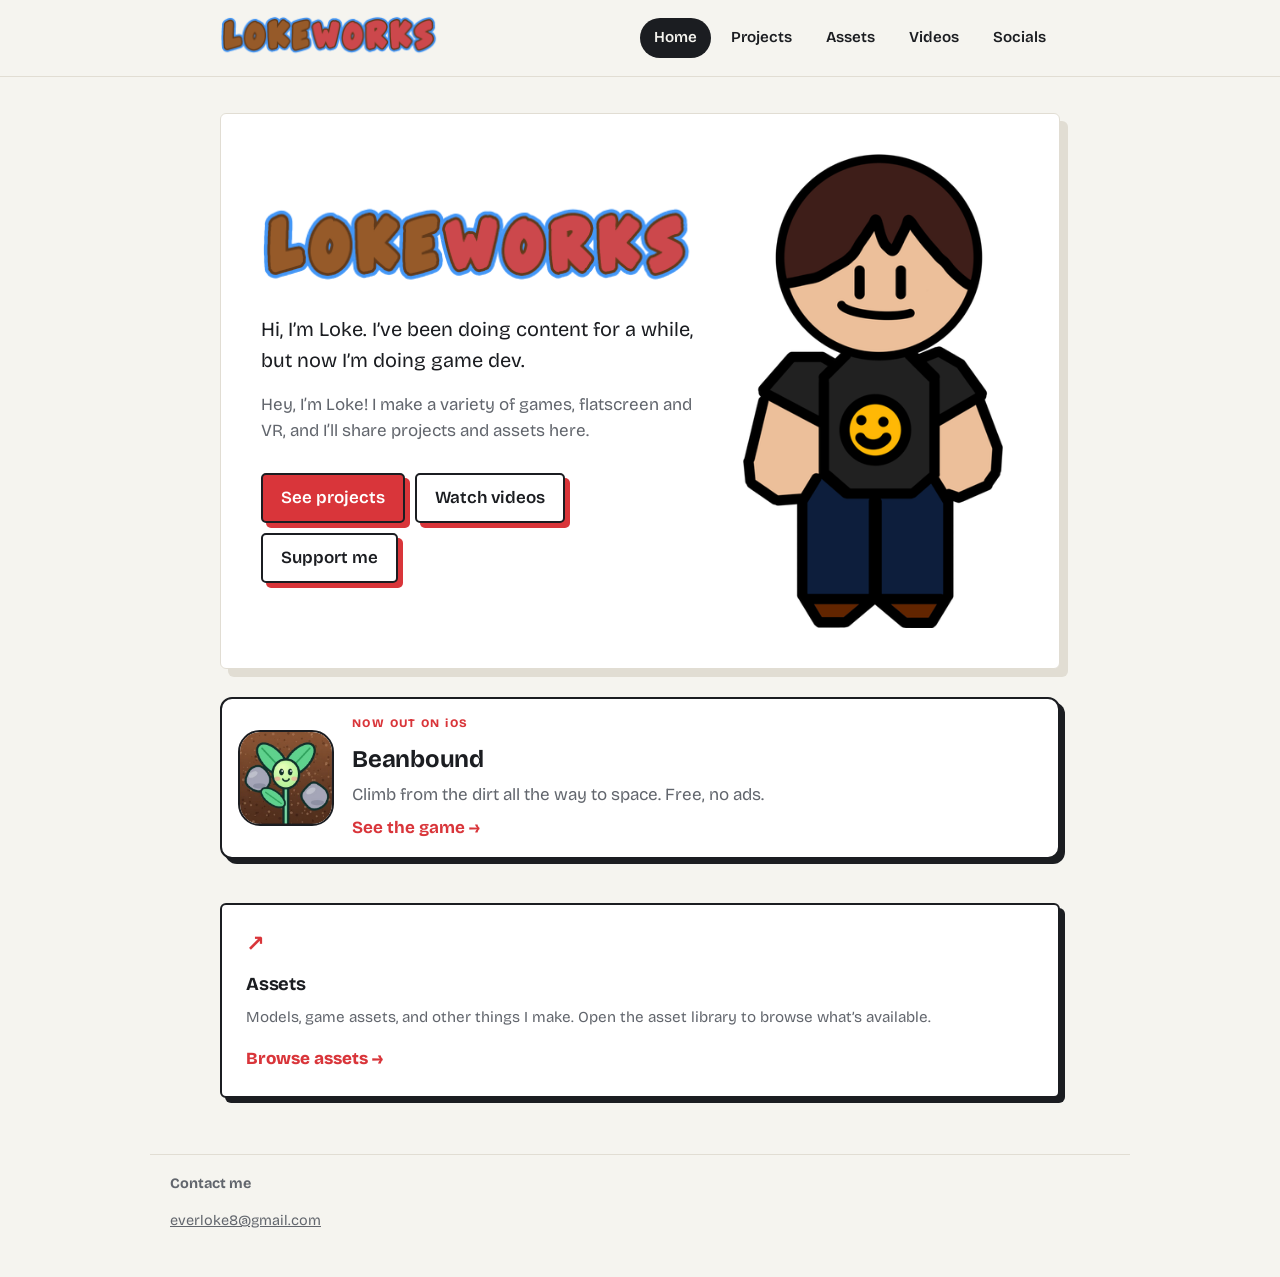
<file: index.html>
<!DOCTYPE html>
<html lang="en"><head><meta charset="utf-8"/><meta content="width=device-width, initial-scale=1, viewport-fit=cover" name="viewport"/><title>LokeWorks</title><meta name="description" content="LokeWorks is Loke’s indie game dev home: games, assets, videos and more."/><meta name="theme-color" content="#4397F7"/><meta property="og:type" content="website"/><meta property="og:site_name" content="LokeWorks"/><meta property="og:title" content="LokeWorks"/><meta property="og:description" content="LokeWorks is Loke’s indie game dev home: games, assets, videos and more."/><meta property="og:image" content="https://lokeworks.github.io/lokeworks-dev/assets/og-image.png"/><meta name="twitter:card" content="summary_large_image"/><link href="https://fonts.googleapis.com/css2?family=Bricolage+Grotesque:opsz,wght@12..96,400;12..96,600;12..96,800&amp;display=swap" rel="stylesheet"/><link href="favicon.ico" rel="icon" sizes="any"/><link href="assets/favicon-32.png" rel="icon" type="image/png" sizes="32x32"/><link href="assets/apple-touch-icon.png" rel="apple-touch-icon"/><link href="style.css?v=26" rel="stylesheet"/></head><body><header>
<div class="bar">
<a aria-label="LokeWorks home" class="logo" href="index.html"><img alt="LokeWorks" class="logo-img" src="assets/lokeworks-logo-site.png?v=1"/></a>
<nav aria-label="Main"><a aria-current="page" href="index.html">Home</a><a href="projects.html">Projects</a><a href="assets.html">Assets</a><a href="videos.html">Videos</a><a href="socials.html">Socials</a></nav>
</div>
</header><main><section>
<div class="hero">
<img alt="Loke, a cartoon guy with brown hair, a black shirt with a yellow smiley face and blue jeans" class="guy" id="guy" draggable="false" data-press="assets/loke-happy.png?v=2" src="[data-uri]"/>
<div class="heroText">
<h1 class="hero-logo"><img alt="LokeWorks" src="assets/lokeworks-logo-site.png?v=1"/></h1>
<p class="lede">Hi, I’m Loke. I’ve been doing content for a while, but now I’m doing game dev.</p>
<p class="sub">Hey, I’m Loke! I make a variety of games, flatscreen and VR, and I’ll share projects and assets here.</p>
<div class="btns">
<button class="btn" data-go="projects">See projects</button>
<button class="btn alt" data-go="videos">Watch videos</button>
<button class="btn alt" data-soon="1">Support me</button>
</div>
</div>
</div>
<a class="feature" href="project.html?p=beanbound">
<img alt="Beanbound app icon" class="feature-icon" src="assets/beanbound/icon.png"/>
<div><span class="page-kicker">NOW OUT ON iOS</span><h3>Beanbound</h3><p>Climb from the dirt all the way to space. Free, no ads.</p><span class="feature-link">See the game →</span></div>
</a>
<div class="tools">
<button class="tool asset-entry" data-go="assets">
<span aria-hidden="true" class="asset-entry-icon">↗</span>
<h3>Assets</h3>
<p>Models, game assets, and other things I make. Open the asset library to browse what’s available.</p>
<span class="asset-entry-link">Browse assets →</span>
</button>
</div>
</section></main><footer class="site-footer"><div class="footer-inner"><strong>Contact me</strong><p><a href="mailto:everloke8@gmail.com">everloke8@gmail.com</a></p></div></footer><script src="site.js?v=38"></script></body></html>
</file>
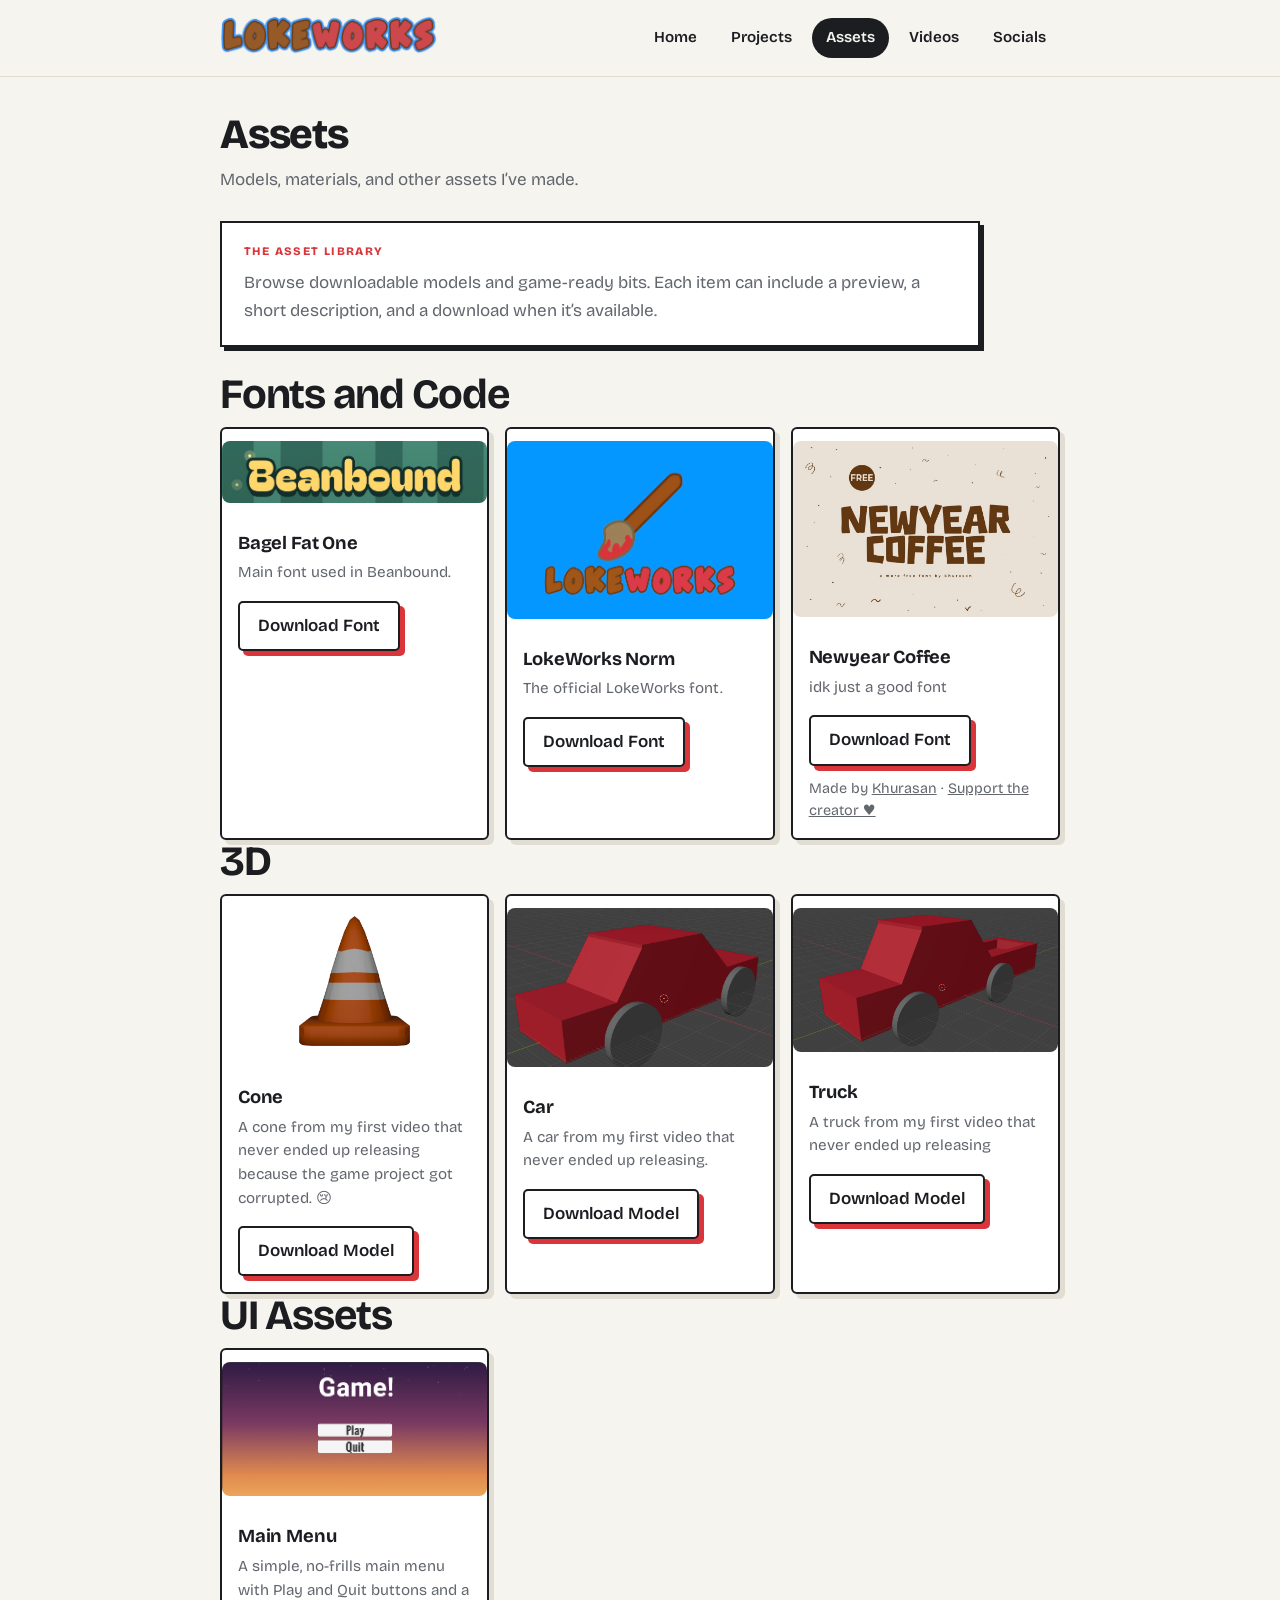
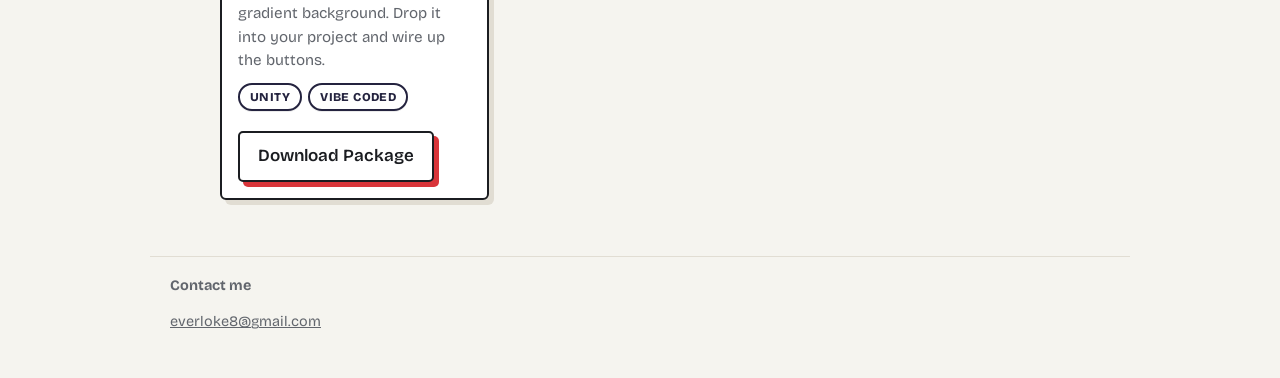
<file: assets.html>
<!DOCTYPE html>
<html lang="en"><head><meta charset="utf-8"/><meta content="width=device-width, initial-scale=1, viewport-fit=cover" name="viewport"/><title>Assets — LokeWorks</title><meta name="description" content="Free fonts and game assets from LokeWorks."/><meta name="theme-color" content="#4397F7"/><meta property="og:type" content="website"/><meta property="og:site_name" content="LokeWorks"/><meta property="og:title" content="Assets — LokeWorks"/><meta property="og:description" content="Free fonts and game assets from LokeWorks."/><meta property="og:image" content="https://lokeworks.github.io/lokeworks-dev/assets/og-image.png"/><meta name="twitter:card" content="summary_large_image"/><link href="https://fonts.googleapis.com/css2?family=Bricolage+Grotesque:opsz,wght@12..96,400;12..96,600;12..96,800&amp;display=swap" rel="stylesheet"/><link href="favicon.ico" rel="icon" sizes="any"/><link href="assets/favicon-32.png" rel="icon" type="image/png" sizes="32x32"/><link href="assets/apple-touch-icon.png" rel="apple-touch-icon"/><link href="style.css?v=26" rel="stylesheet"/></head><body><header>
<div class="bar">
<a aria-label="LokeWorks home" class="logo" href="index.html"><img alt="LokeWorks" class="logo-img" src="assets/lokeworks-logo-site.png?v=1"/></a>
<nav aria-label="Main"><a href="index.html">Home</a><a href="projects.html">Projects</a><a aria-current="page" href="assets.html">Assets</a><a href="videos.html">Videos</a><a href="socials.html">Socials</a></nav>
</div>
</header><main><section>
<h1 class="page-h">Assets</h1>
<p class="sub">Models, materials, and other assets I’ve made.</p>
<div class="page-intro"><span class="page-kicker">THE ASSET LIBRARY</span><p>Browse downloadable models and game-ready bits. Each item can include a preview, a short description, and a download when it’s available.</p></div>
<div class="asset-section" id="assetSection-fonts-and-code" hidden><h2>Fonts and Code</h2><div class="grid" id="assetGrid-fonts-and-code"></div></div>
<div class="asset-section" id="assetSection-3D" hidden><h2>3D</h2><div class="grid" id="assetGrid-3D"></div></div>
<div class="asset-section" id="assetSection-ui-assets" hidden><h2>UI Assets</h2><div class="grid" id="assetGrid-ui-assets"></div></div>
<div class="empty" id="assetsEmpty" hidden><span class="empty-icon">□</span><h3>The shelf is empty for now</h3><p>There aren’t any public assets here yet. This page is ready for the first upload.</p></div>
</section></main><footer class="site-footer"><div class="footer-inner"><strong>Contact me</strong><p><a href="mailto:everloke8@gmail.com">everloke8@gmail.com</a></p></div></footer><script src="site.js?v=38"></script></body></html>
</file>
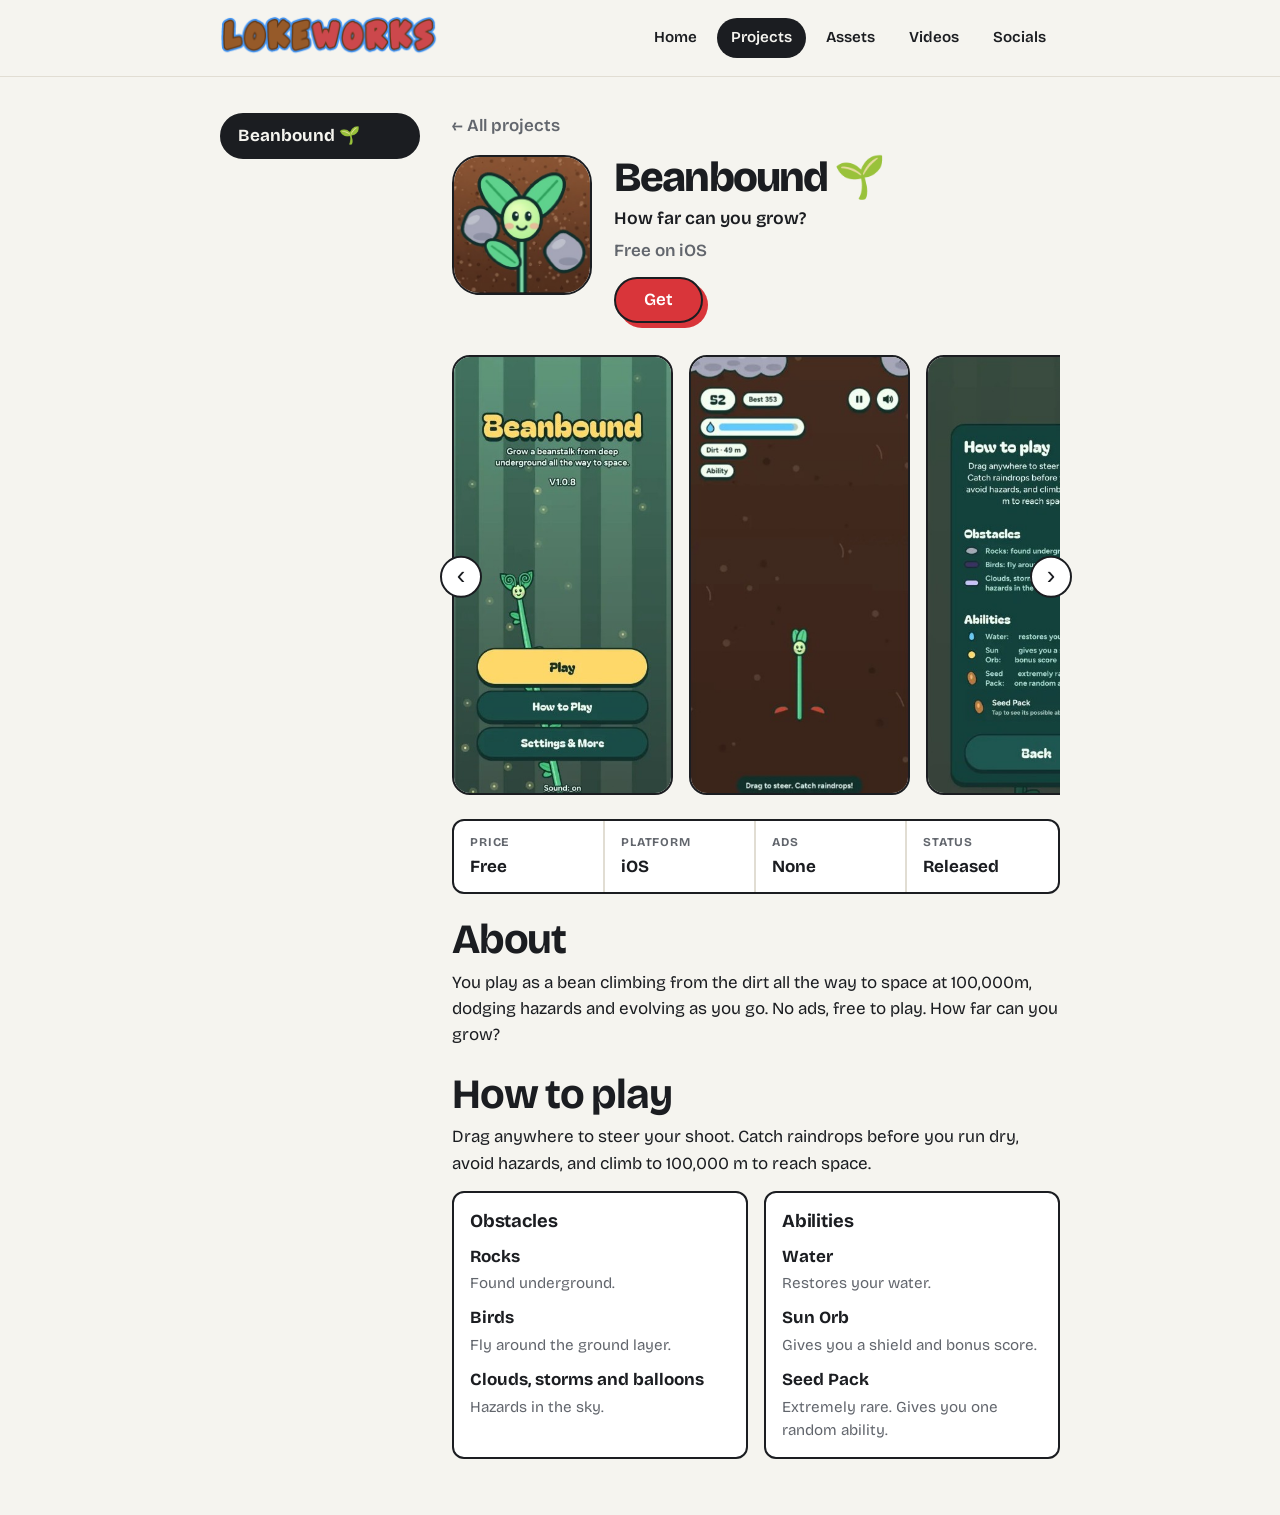
<file: project.html>
<!DOCTYPE html>
<html lang="en"><head><meta charset="utf-8"/><meta content="width=device-width, initial-scale=1, viewport-fit=cover" name="viewport"/><title>Project — LokeWorks</title><meta name="description" content="A LokeWorks game."/><meta name="theme-color" content="#4397F7"/><meta property="og:type" content="website"/><meta property="og:site_name" content="LokeWorks"/><meta property="og:title" content="Project — LokeWorks"/><meta property="og:description" content="A LokeWorks game."/><meta property="og:image" content="https://lokeworks.github.io/lokeworks-dev/assets/og-image.png"/><meta name="twitter:card" content="summary_large_image"/><link href="https://fonts.googleapis.com/css2?family=Bricolage+Grotesque:opsz,wght@12..96,400;12..96,600;12..96,800&amp;display=swap" rel="stylesheet"/><link href="favicon.ico" rel="icon" sizes="any"/><link href="assets/favicon-32.png" rel="icon" type="image/png" sizes="32x32"/><link href="assets/apple-touch-icon.png" rel="apple-touch-icon"/><link href="style.css?v=26" rel="stylesheet"/></head><body><header>
<div class="bar">
<a aria-label="LokeWorks home" class="logo" href="index.html"><img alt="LokeWorks" class="logo-img" src="assets/lokeworks-logo-site.png?v=1"/></a>
<nav aria-label="Main"><a href="index.html">Home</a><a aria-current="page" href="projects.html">Projects</a><a href="assets.html">Assets</a><a href="videos.html">Videos</a><a href="socials.html">Socials</a></nav>
</div>
</header><main><section>
<div class="proj-layout">
<aside class="proj-side" id="projSide" aria-label="Projects"></aside>
<article class="proj-main" id="projMain"></article>
</div>
</section></main><script src="site.js?v=38"></script></body></html>
</file>
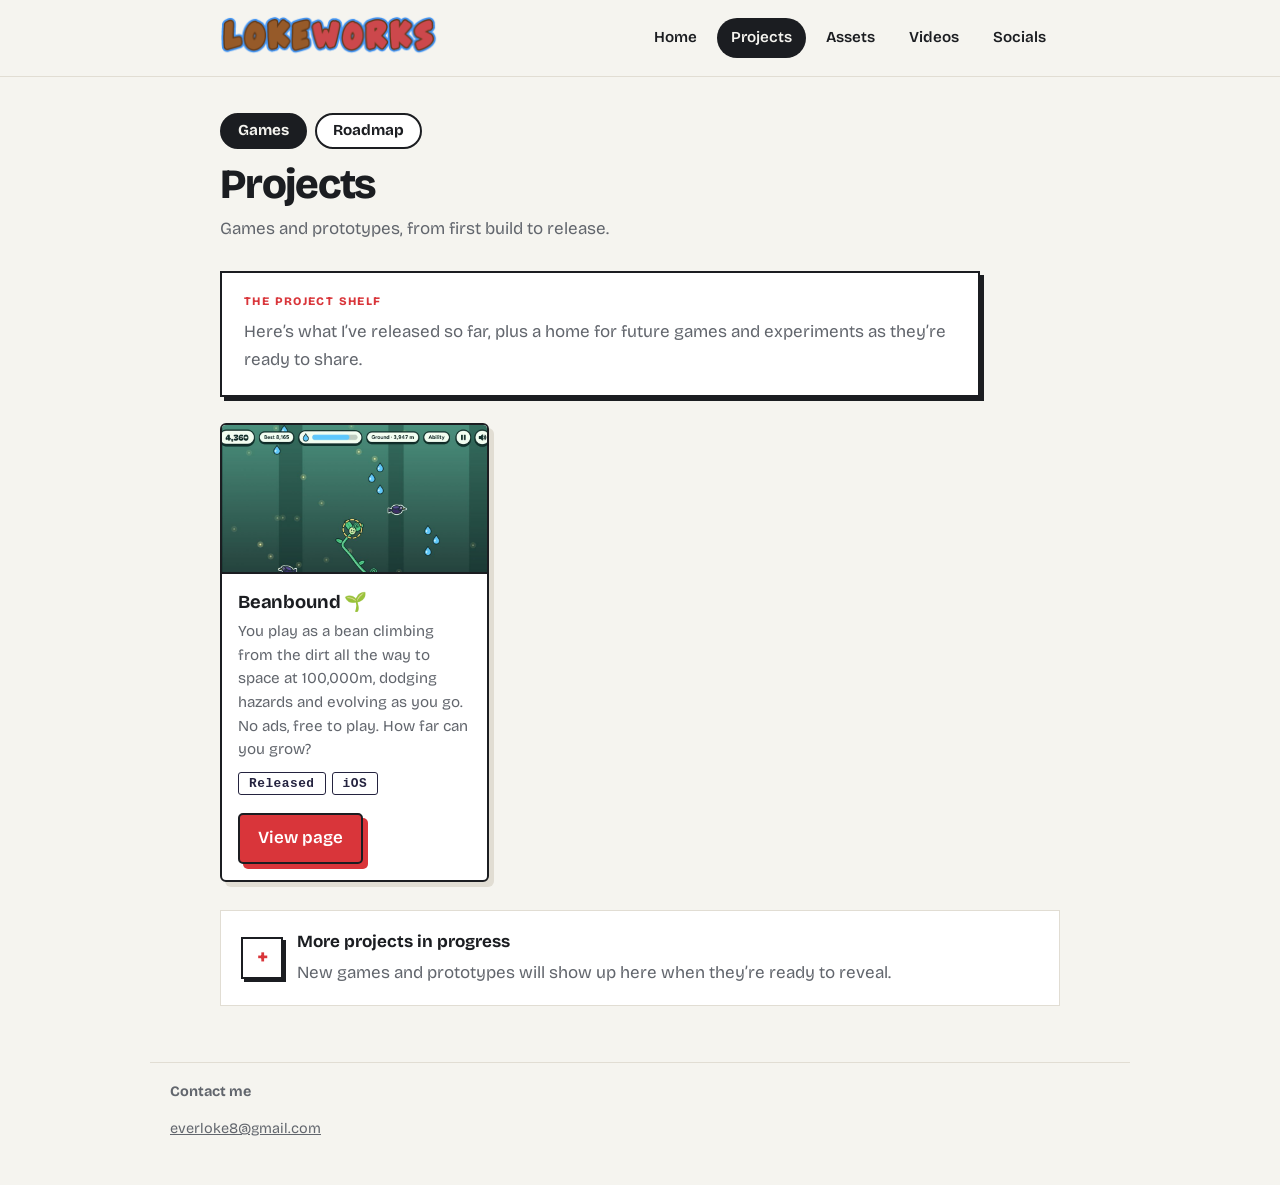
<file: projects.html>
<!DOCTYPE html>
<html lang="en"><head><meta charset="utf-8"/><meta content="width=device-width, initial-scale=1, viewport-fit=cover" name="viewport"/><title>Projects — LokeWorks</title><meta name="description" content="Games and prototypes from LokeWorks, including Beanbound on iOS."/><meta name="theme-color" content="#4397F7"/><meta property="og:type" content="website"/><meta property="og:site_name" content="LokeWorks"/><meta property="og:title" content="Projects — LokeWorks"/><meta property="og:description" content="Games and prototypes from LokeWorks, including Beanbound on iOS."/><meta property="og:image" content="https://lokeworks.github.io/lokeworks-dev/assets/og-image.png"/><meta name="twitter:card" content="summary_large_image"/><link href="https://fonts.googleapis.com/css2?family=Bricolage+Grotesque:opsz,wght@12..96,400;12..96,600;12..96,800&amp;display=swap" rel="stylesheet"/><link href="favicon.ico" rel="icon" sizes="any"/><link href="assets/favicon-32.png" rel="icon" type="image/png" sizes="32x32"/><link href="assets/apple-touch-icon.png" rel="apple-touch-icon"/><link href="style.css?v=26" rel="stylesheet"/></head><body><header>
<div class="bar">
<a aria-label="LokeWorks home" class="logo" href="index.html"><img alt="LokeWorks" class="logo-img" src="assets/lokeworks-logo-site.png?v=1"/></a>
<nav aria-label="Main"><a href="index.html">Home</a><a aria-current="page" href="projects.html">Projects</a><a href="assets.html">Assets</a><a href="videos.html">Videos</a><a href="socials.html">Socials</a></nav>
</div>
</header><main><section>
<div class="subtabs"><a aria-current="page" href="projects.html">Games</a><a href="roadmap.html">Roadmap</a></div>
<h1 class="page-h">Projects</h1>
<p class="sub">Games and prototypes, from first build to release.</p>
<div class="page-intro"><span class="page-kicker">THE PROJECT SHELF</span><p>Here’s what I’ve released so far, plus a home for future games and experiments as they’re ready to share.</p></div>
<div class="grid" id="projectGrid"></div>
<div class="coming-strip"><span class="coming-mark">+</span><div><strong>More projects in progress</strong><p>New games and prototypes will show up here when they’re ready to reveal.</p></div></div>
</section></main><footer class="site-footer"><div class="footer-inner"><strong>Contact me</strong><p><a href="mailto:everloke8@gmail.com">everloke8@gmail.com</a></p></div></footer><script src="site.js?v=38"></script></body></html>
</file>
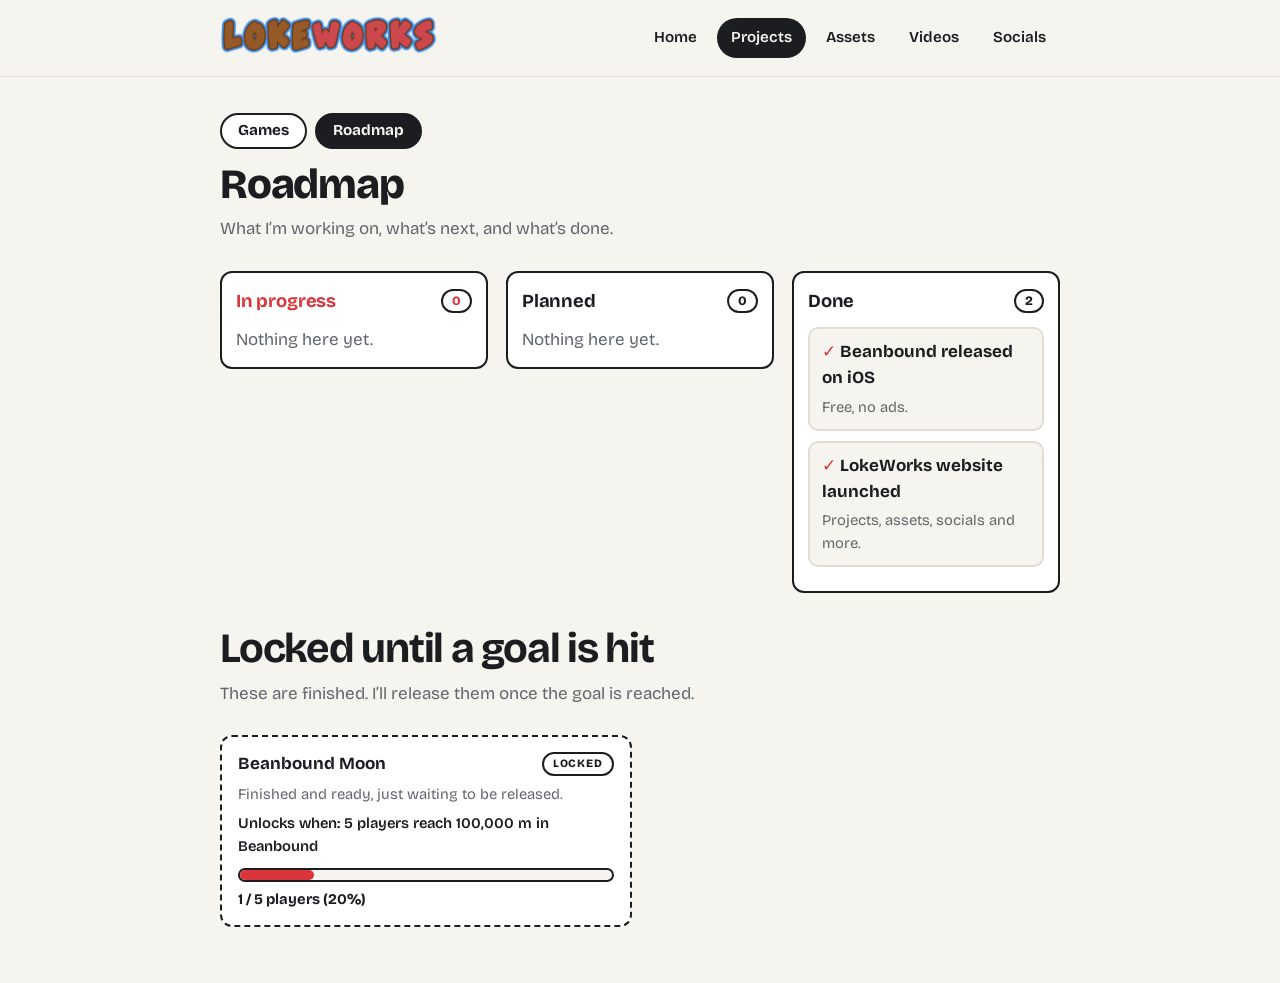
<file: roadmap.html>
<!DOCTYPE html>
<html lang="en"><head><!--
  ===================== EDIT YOUR ROADMAP HERE =====================
  Each line is one item:  {title:"...", note:"...", status:"..."}
  status can be:  "doing"   = In progress
                  "planned" = Planned
                  "done"    = Done
  Add a new line, change a status to move it, or delete a line.
  Keep the comma at the end of each line (except it is fine on the last one too).
  Lines starting with // are turned off.
  Scroll down to UNLOCKS for finished things that wait for a goal.
  ==================================================================
-->
<script>
var ROADMAP = [
  {title:"Beanbound released on iOS", note:"Free, no ads.", status:"done"},
  {title:"LokeWorks website launched", note:"Projects, assets, socials and more.", status:"done"},
  // {title:"Something I am building", note:"A short line about it.", status:"doing"},
  // {title:"Something coming later", note:"A short line about it.", status:"planned"},
];

/* ========= LOCKED / UNLOCKS =========
   Things that are finished, but only get released once a goal is reached.
   title:   what it is (or use hidden:true to show "???" instead)
   note:    short line about it
   goal:    what has to happen, e.g. "Beanbound reaches 1,000 downloads"
   current: where you are now (a number)
   target:  the number you need to reach
   unit:    optional label, e.g. "downloads"
   hidden:  true = keep the title a secret ("???")
   When current reaches target it shows as UNLOCKED automatically. */
var UNLOCKS = [
  {title:"Beanbound Moon", note:"Finished and ready, just waiting to be released.", goal:"5 players reach 100,000 m in Beanbound", current:1, target:5, unit:"players", hidden:false},
  // {title:"The finished thing", note:"Done and waiting.", goal:"Reach 1,000 downloads", current:250, target:1000, unit:"downloads", hidden:false},
];
</script>
<meta charset="utf-8"/><meta content="width=device-width, initial-scale=1, viewport-fit=cover" name="viewport"/><title>Roadmap — LokeWorks</title><meta name="description" content="What LokeWorks is working on, what is planned and what is done."/><meta name="theme-color" content="#4397F7"/><meta property="og:type" content="website"/><meta property="og:site_name" content="LokeWorks"/><meta property="og:title" content="Roadmap — LokeWorks"/><meta property="og:description" content="What LokeWorks is working on, what is planned and what is done."/><meta property="og:image" content="https://lokeworks.github.io/lokeworks-dev/assets/og-image.png"/><meta name="twitter:card" content="summary_large_image"/><link href="https://fonts.googleapis.com/css2?family=Bricolage+Grotesque:opsz,wght@12..96,400;12..96,600;12..96,800&amp;display=swap" rel="stylesheet"/><link href="favicon.ico" rel="icon" sizes="any"/><link href="assets/favicon-32.png" rel="icon" type="image/png" sizes="32x32"/><link href="assets/apple-touch-icon.png" rel="apple-touch-icon"/><link href="style.css?v=26" rel="stylesheet"/></head><body><header>
<div class="bar">
<a aria-label="LokeWorks home" class="logo" href="index.html"><img alt="LokeWorks" class="logo-img" src="assets/lokeworks-logo-site.png?v=1"/></a>
<nav aria-label="Main"><a href="index.html">Home</a><a aria-current="page" href="projects.html">Projects</a><a href="assets.html">Assets</a><a href="videos.html">Videos</a><a href="socials.html">Socials</a></nav>
</div>
</header><main><section>
<div class="subtabs"><a href="projects.html">Games</a><a aria-current="page" href="roadmap.html">Roadmap</a></div>
<h1 class="page-h">Roadmap</h1>
<p class="sub">What I’m working on, what’s next, and what’s done.</p>
<div class="road" id="road"></div>
<div class="unlocks" id="unlocks" hidden>
<h2>Locked until a goal is hit</h2>
<p class="sub">These are finished. I’ll release them once the goal is reached.</p>
<div class="unlock-list" id="unlockList"></div>
</div>
</section></main>
<script>
(function(){
  var cols=[["doing","In progress"],["planned","Planned"],["done","Done"]];
  var root=document.getElementById("road");
  cols.forEach(function(c){
    var items=ROADMAP.filter(function(r){return r.status===c[0];});
    var col=document.createElement("div");col.className="road-col road-"+c[0];
    var h=document.createElement("h3");h.textContent=c[1];
    var n=document.createElement("span");n.className="road-count";n.textContent=items.length;h.appendChild(n);
    col.appendChild(h);
    if(!items.length){var p=document.createElement("p");p.className="road-empty";p.textContent="Nothing here yet.";col.appendChild(p);}
    items.forEach(function(r){
      var card=document.createElement("div");card.className="road-card";
      var t=document.createElement("strong");t.textContent=r.title;card.appendChild(t);
      if(r.note){var d=document.createElement("p");d.textContent=r.note;card.appendChild(d);}
      col.appendChild(card);
    });
    root.appendChild(col);
  });

  if(UNLOCKS.length){
    var box=document.getElementById("unlocks");
    box.hidden=false;
    var list=document.getElementById("unlockList");
    UNLOCKS.forEach(function(u){
      var cur=Number(u.current)||0,tar=Number(u.target)||1;
      var pct=Math.max(0,Math.min(100,Math.round(cur/tar*100)));
      var open=cur>=tar;
      var card=document.createElement("div");card.className="unlock-card"+(open?" is-open":"");
      var top=document.createElement("div");top.className="unlock-top";
      var t=document.createElement("strong");
      t.textContent=(u.hidden&&!open)?"???":u.title;
      var badge=document.createElement("span");badge.className="unlock-badge";badge.textContent=open?"UNLOCKED":"LOCKED";
      top.appendChild(t);top.appendChild(badge);card.appendChild(top);
      if(u.note&&!(u.hidden&&!open)){var d=document.createElement("p");d.textContent=u.note;card.appendChild(d);}
      if(u.goal){var g=document.createElement("p");g.className="unlock-goal";g.textContent="Unlocks when: "+u.goal;card.appendChild(g);}
      var bar=document.createElement("div");bar.className="unlock-bar";
      bar.setAttribute("role","progressbar");bar.setAttribute("aria-valuemin","0");bar.setAttribute("aria-valuemax",String(tar));bar.setAttribute("aria-valuenow",String(Math.min(cur,tar)));
      var fill=document.createElement("div");fill.className="unlock-fill";fill.style.width=pct+"%";bar.appendChild(fill);card.appendChild(bar);
      var n=document.createElement("p");n.className="unlock-num";
      n.textContent=cur.toLocaleString()+" / "+tar.toLocaleString()+(u.unit?" "+u.unit:"")+" ("+pct+"%)";
      card.appendChild(n);
      list.appendChild(card);
    });
  }
})();
</script></body></html>
</file>
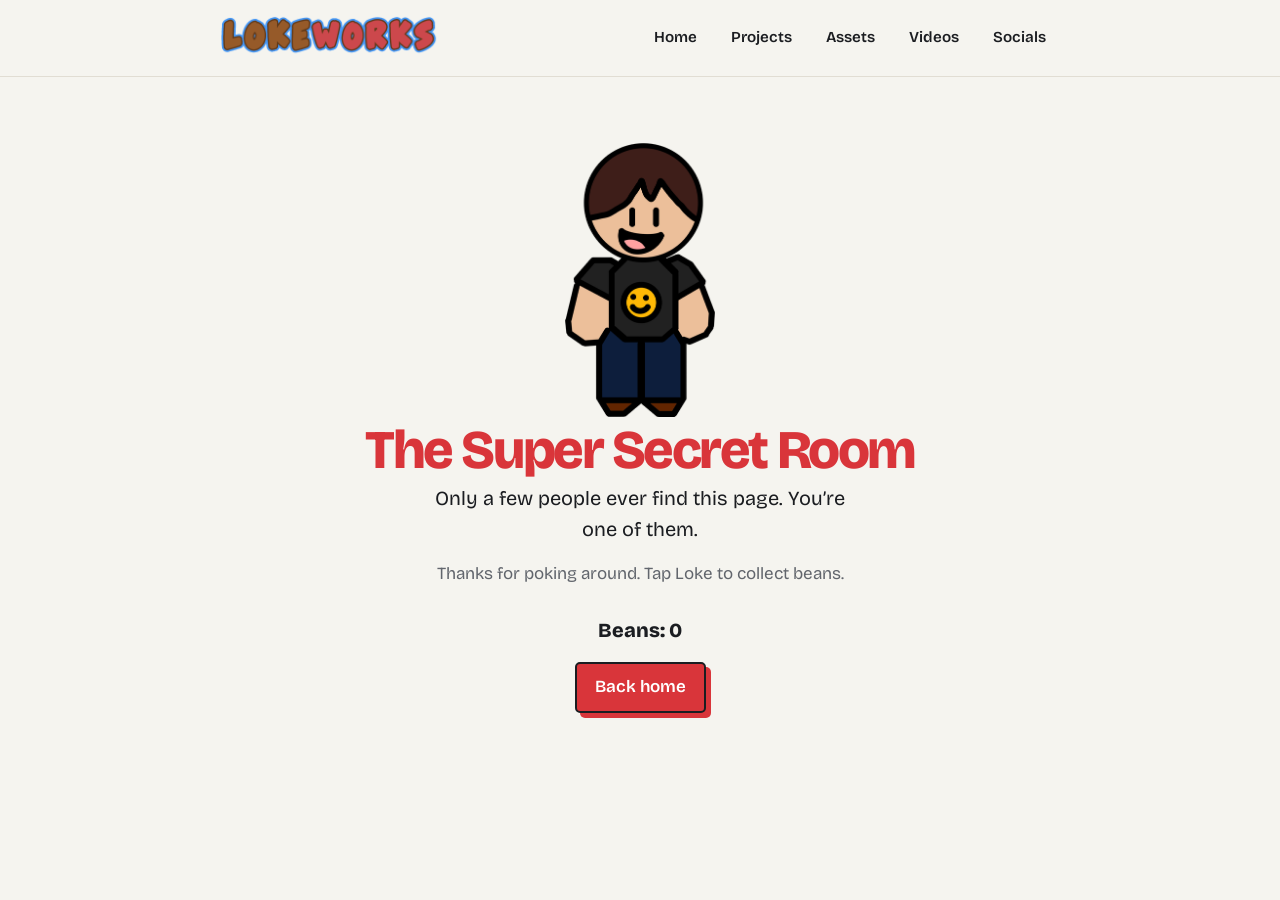
<file: secret.html>
<!DOCTYPE html>
<html lang="en"><head><meta charset="utf-8"/><meta content="width=device-width, initial-scale=1, viewport-fit=cover" name="viewport"/><title>??? — LokeWorks</title><meta name="robots" content="noindex"/><script>document.write('<base href="'+(location.hostname.slice(-9)==="github.io"?"/lokeworks-dev/":"/")+'">')</script><link href="https://fonts.googleapis.com/css2?family=Bricolage+Grotesque:opsz,wght@12..96,400;12..96,600;12..96,800&amp;display=swap" rel="stylesheet"/><link href="favicon.ico" rel="icon" sizes="any"/><link href="assets/favicon-32.png" rel="icon" type="image/png" sizes="32x32"/><link href="assets/apple-touch-icon.png" rel="apple-touch-icon"/><link href="style.css?v=26" rel="stylesheet"/></head><body><header>
<div class="bar">
<a aria-label="LokeWorks home" class="logo" href="index.html"><img alt="LokeWorks" class="logo-img" src="assets/lokeworks-logo-site.png?v=1"/></a>
<nav aria-label="Main"><a href="index.html">Home</a><a href="projects.html">Projects</a><a href="assets.html">Assets</a><a href="videos.html">Videos</a><a href="socials.html">Socials</a></nav>
</div>
</header><main><section class="nf">
<img alt="Loke" class="nf-guy" id="secretGuy" src="assets/loke-happy.png" style="cursor:pointer;-webkit-user-select:none;user-select:none"/>
<h1 class="nf-title" style="font-size:clamp(2rem,8vw,3.4rem)">The Super Secret Room</h1>
<p class="lede">Only a few people ever find this page. You’re one of them.</p>
<p class="sub">Thanks for poking around. Tap Loke to collect beans.</p>
<p class="lede" style="font-weight:800">Beans: <span id="beanCount">0</span></p>
<div class="btns" style="justify-content:center"><a class="btn" href="index.html" style="text-decoration:none">Back home</a></div>
</section></main>
<script>
(function(){
  var n=0,out=document.getElementById("beanCount"),g=document.getElementById("secretGuy");
  g.addEventListener("click",function(){
    n++;out.textContent=n;
    g.style.transform="scale(1.08) rotate("+(n%2?4:-4)+"deg)";
    setTimeout(function(){g.style.transform="";},120);
  });
})();
</script></body></html>
</file>
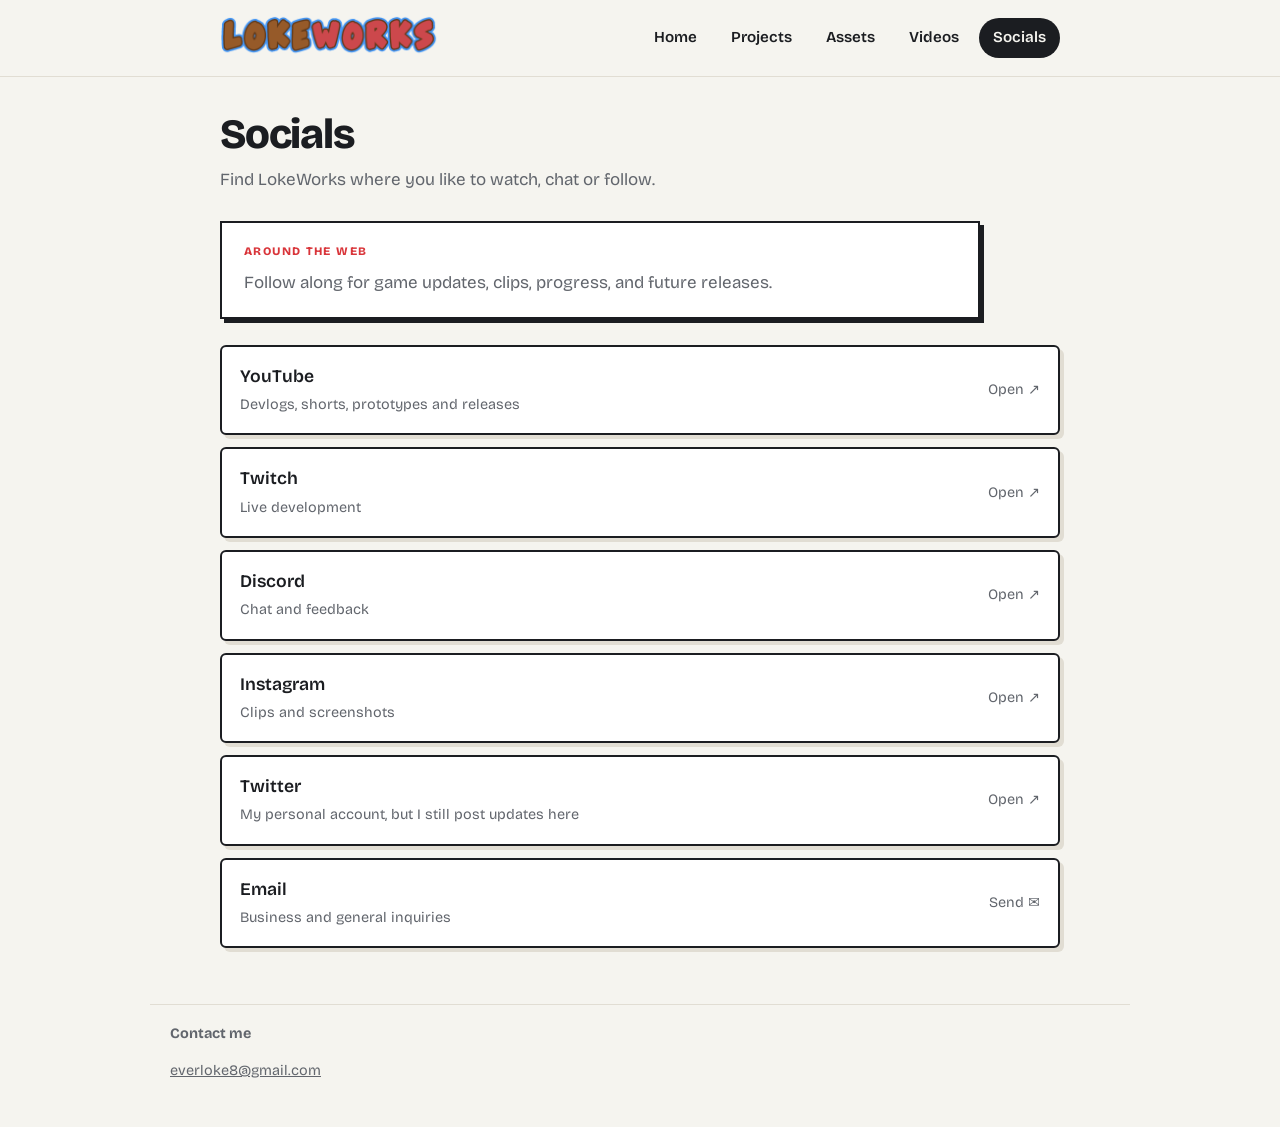
<file: socials.html>
<!DOCTYPE html>
<html lang="en"><head><meta charset="utf-8"/><meta content="width=device-width, initial-scale=1, viewport-fit=cover" name="viewport"/><title>Socials — LokeWorks</title><meta name="description" content="Find LokeWorks on YouTube, Twitch, Discord, Instagram and Twitter, or send an email."/><meta name="theme-color" content="#4397F7"/><meta property="og:type" content="website"/><meta property="og:site_name" content="LokeWorks"/><meta property="og:title" content="Socials — LokeWorks"/><meta property="og:description" content="Find LokeWorks on YouTube, Twitch, Discord, Instagram and X."/><meta property="og:image" content="https://lokeworks.github.io/lokeworks-dev/assets/og-image.png"/><meta name="twitter:card" content="summary_large_image"/><link href="https://fonts.googleapis.com/css2?family=Bricolage+Grotesque:opsz,wght@12..96,400;12..96,600;12..96,800&amp;display=swap" rel="stylesheet"/><link href="favicon.ico" rel="icon" sizes="any"/><link href="assets/favicon-32.png" rel="icon" type="image/png" sizes="32x32"/><link href="assets/apple-touch-icon.png" rel="apple-touch-icon"/><link href="style.css?v=26" rel="stylesheet"/></head><body><header>
<div class="bar">
<a aria-label="LokeWorks home" class="logo" href="index.html"><img alt="LokeWorks" class="logo-img" src="assets/lokeworks-logo-site.png?v=1"/></a>
<nav aria-label="Main"><a href="index.html">Home</a><a href="projects.html">Projects</a><a href="assets.html">Assets</a><a href="videos.html">Videos</a><a aria-current="page" href="socials.html">Socials</a></nav>
</div>
</header><main><section>
<h1 class="page-h">Socials</h1>
<p class="sub">Find LokeWorks where you like to watch, chat or follow.</p>
<div class="page-intro"><span class="page-kicker">AROUND THE WEB</span><p>Follow along for game updates, clips, progress, and future releases.</p></div>
<ul class="links" id="socialList"></ul>
</section></main><footer class="site-footer"><div class="footer-inner"><strong>Contact me</strong><p><a href="mailto:everloke8@gmail.com">everloke8@gmail.com</a></p></div></footer><script src="site.js?v=38"></script></body></html>
</file>
<file: style.css>
:root{
  --bg:#eef0f7; --surface:#ffffff; --ink:#1b1a3a; --muted:#5d5c7e; --line:#d6d8e8;
  --accent:#3646f5; --accent-ink:#ffffff; --pop:#ffd23f; --pop-ink:#1b1a3a;
  box-sizing:border-box; padding-top:env(safe-area-inset-top,0px); padding-bottom:env(safe-area-inset-bottom,0px);
  color-scheme:light;
}
@media (prefers-color-scheme:dark){
  :root:not([data-theme="light"]){
    --bg:#12122a; --surface:#1c1c3b; --ink:#ecebff; --muted:#a3a2c8; --line:#32325a;
    --accent:#8f99ff; --accent-ink:#12122a; --pop:#ffd23f; --pop-ink:#1b1a3a; color-scheme:dark;
  }
}
:root[data-theme="dark"]{
  --bg:#12122a; --surface:#1c1c3b; --ink:#ecebff; --muted:#a3a2c8; --line:#32325a;
  --accent:#8f99ff; --accent-ink:#12122a; --pop:#ffd23f; --pop-ink:#1b1a3a; color-scheme:dark;
}
html{scroll-padding-top:env(safe-area-inset-top,0px)}
*{box-sizing:border-box}
body{margin:0;background:var(--bg);color:var(--ink);font-family:"Bricolage Grotesque",system-ui,-apple-system,"Segoe UI",Roboto,sans-serif;font-size:17px;line-height:1.55}
body::before{content:"";position:fixed;inset:0 0 auto;height:env(safe-area-inset-top,0px);background:var(--bg);z-index:10}
a{color:inherit}
:focus-visible{outline:3px solid var(--accent);outline-offset:3px}
header{position:sticky;top:env(safe-area-inset-top,0px);z-index:9;background:var(--bg);border-bottom:2px solid var(--ink)}
.bar{max-width:980px;margin:0 auto;padding:12px 20px;display:flex;align-items:center;justify-content:space-between;gap:12px;flex-wrap:wrap}
.logo{font-weight:800;font-size:1.25rem;letter-spacing:-.02em;background:none;border:0;color:var(--ink);cursor:pointer;padding:0;font-family:inherit}
.logo span{background:var(--pop);color:var(--pop-ink);padding:0 6px;border-radius:4px;margin-right:2px}
nav{display:flex;gap:6px;flex-wrap:wrap}
nav a{font:inherit;font-weight:600;font-size:.95rem;background:none;border:2px solid transparent;color:var(--ink);padding:6px 12px;border-radius:999px;cursor:pointer}
nav a:hover{border-color:var(--line)}
nav a[aria-current="page"]{background:var(--ink);color:var(--bg)}
main{max-width:980px;margin:0 auto;padding:36px 20px 56px}
.page[hidden]{display:none}
h1{font-size:clamp(2.8rem,11vw,5.5rem);line-height:.92;letter-spacing:-.045em;font-weight:800;margin:0 0 20px}
h1 .stamp{display:inline-block;background:var(--pop);color:var(--pop-ink);padding:0 .12em;transform:rotate(-1.5deg);border-radius:6px}
h2{font-size:clamp(1.8rem,5vw,2.6rem);letter-spacing:-.03em;line-height:1.05;margin:0 0 10px}
h3{font-size:1.15rem;margin:0 0 4px;letter-spacing:-.01em}
.hero{display:grid;gap:28px;align-items:center}
.guy{display:block;width:min(200px,52%);height:auto;justify-self:center}
.pill{display:inline-flex;align-items:center;gap:8px;font-family:ui-monospace,Menlo,Consolas,monospace;font-size:.9rem;border:2px solid var(--ink);border-radius:999px;padding:3px 12px;margin:0 0 14px;background:var(--surface)}
.pill i{width:9px;height:9px;border-radius:50%;background:var(--accent);display:inline-block}
@media(min-width:760px){.hero{grid-template-columns:1.5fr 1fr}.guy{order:2;width:min(260px,100%)}}
.lede{font-size:1.25rem;max-width:34ch;margin:0 0 16px}
.sub{color:var(--muted);max-width:56ch;margin:0 0 28px}
.btns{display:flex;gap:10px;flex-wrap:wrap}
.btn{font:inherit;font-weight:600;border:2px solid var(--ink);background:var(--accent);color:var(--accent-ink);padding:10px 18px;border-radius:10px;cursor:pointer;box-shadow:4px 4px 0 var(--ink)}
.btn.alt{background:var(--surface);color:var(--ink)}
.btn:active{transform:translate(3px,3px);box-shadow:1px 1px 0 var(--ink)}
.tools{display:grid;grid-template-columns:repeat(auto-fit,minmax(220px,1fr));gap:14px;margin-top:44px}
.tool{border:2px solid var(--ink);border-radius:12px;padding:16px 18px;background:var(--surface)}
.tool p{margin:0;color:var(--muted);font-size:.95rem}
.grid{display:grid;grid-template-columns:repeat(auto-fill,minmax(250px,1fr));gap:16px}
.card{border:2px solid var(--ink);border-radius:12px;background:var(--surface);overflow:hidden;display:flex;flex-direction:column}
.thumb{aspect-ratio:16/9;background:repeating-linear-gradient(45deg,var(--line) 0 10px,transparent 10px 20px);border-bottom:2px solid var(--ink);display:grid;place-items:center;font-weight:600;color:var(--muted)}
img.thumb{display:block;width:100%;height:auto;object-fit:cover;object-position:50% 70%}
.card .body{padding:14px 16px 16px}
.card p{margin:0 0 10px;color:var(--muted);font-size:.95rem}
.tag{display:inline-block;font-size:.8rem;font-weight:600;border:1.5px solid var(--ink);border-radius:999px;padding:1px 10px;background:var(--pop);color:var(--pop-ink)}
.tag.plain{background:none;color:var(--ink)}
.filters{display:flex;gap:8px;flex-wrap:wrap;margin:0 0 20px}
.filters button{font:inherit;font-weight:600;font-size:.9rem;border:2px solid var(--ink);background:var(--surface);color:var(--ink);padding:5px 14px;border-radius:999px;cursor:pointer}
.filters button[aria-pressed="true"]{background:var(--ink);color:var(--bg)}
.links{list-style:none;margin:0;padding:0;display:grid;gap:12px}
.links li a,.links li .off{display:flex;justify-content:space-between;align-items:center;gap:12px;border:2px solid var(--ink);border-radius:12px;background:var(--surface);padding:16px 18px;text-decoration:none;font-weight:600;font-size:1.1rem}
.links li a{box-shadow:4px 4px 0 var(--ink)}
.links li a:hover{background:var(--pop);color:var(--pop-ink)}
.links .off{color:var(--muted);border-style:dashed;border-color:var(--line)}
.links small{font-weight:400;color:var(--muted);font-size:.9rem}
footer{max-width:980px;margin:0 auto;padding:0 20px 40px;color:var(--muted);font-size:.9rem}
.scroll{overflow-x:auto}

/* Visual alignment with the original LokeWorks site */
:root {
  --bg: #0E0F12;
  --surface: #17181D;
  --ink: #F1EFE9;
  --muted: #A6A8AF;
  --line: #2B2D33;
  --accent: #D9353A;
  --accent-ink: #FFFFFF;
  --pop: #E8A33D;
  --pop-ink: #1B1D21;
  color-scheme: dark;
}
@media (prefers-color-scheme: light) {
  :root:not([data-theme="dark"]) {
    --bg: #F5F4EF;
    --surface: #FFFFFF;
    --ink: #1B1D21;
    --muted: #62666D;
    --line: #E1DDD3;
    --accent: #D9353A;
    --accent-ink: #FFFFFF;
    --pop: #E8A33D;
    --pop-ink: #1B1D21;
    color-scheme: light;
  }
}
body {
  background-image: none;
  background-size: auto;
}
header {
  background: var(--bg);
  backdrop-filter: none;
  border-bottom: 1px solid var(--line);
}
.bar { max-width: 880px; }
.logo span { background: var(--accent); color: #fff; border-radius: 3px; }
nav button[aria-current="page"] { background: var(--accent); color: #fff; }
main { max-width: 880px; }
.hero {
  border-radius: 6px;
  border: 1px solid var(--line);
  box-shadow: 8px 8px 0 var(--line);
  background: var(--surface);
  padding: clamp(22px, 4vw, 40px);
}
.hero::before { display: none; }
h1 .stamp { border-radius: 3px; }
.btn {
  border-radius: 5px;
  box-shadow: 5px 5px 0 var(--accent);
}
.btn:hover { box-shadow: 7px 7px 0 var(--accent); transform: translate(-2px,-2px); }
.btn:active { box-shadow: 2px 2px 0 var(--accent); transform: translate(2px,2px); }
.tool, .card {
  border-radius: 6px;
  box-shadow: 5px 5px 0 var(--line);
}
.tool:hover, .card:hover {
  box-shadow: 7px 7px 0 var(--accent);
  transform: translate(-2px,-2px);
}
.tag {
  border-radius: 3px;
  font-family: ui-monospace, SFMono-Regular, Menlo, monospace;
  letter-spacing: .04em;
}
.filters button { border-radius: 4px; }
.filters button[aria-pressed="true"], .filters button.active {
  background: var(--accent);
  color: #fff;
}
.links li a, .links li .off {
  border-radius: 6px;
  box-shadow: 4px 4px 0 var(--line);
}
.links li a:hover { box-shadow: 6px 6px 0 var(--accent); }
.site-footer { max-width: 880px; margin: 0 auto; }
.footer-inner { border-color: var(--line); }
.footer-brand span { color: var(--accent); }
.eyebrow { font-family: ui-monospace, SFMono-Regular, Menlo, monospace; }
.eyebrow-dot { background: var(--accent); box-shadow: none; }
@media (max-width: 600px) {
  .hero { box-shadow: 5px 5px 0 var(--line); }
  .tool, .card { box-shadow: 4px 4px 0 var(--line); }
}


/* Assets page */
.asset-entry {
  appearance: none; width: 100%; text-align: left; color: inherit; font: inherit;
  cursor: pointer; position: relative; padding: 22px 24px 24px;
  background: var(--surface); border: 2px solid var(--ink);
  box-shadow: 5px 5px 0 var(--ink); display: flex; flex-direction: column; align-items: flex-start;
}
.asset-entry h3 { margin: 8px 0; }
.asset-entry p { margin: 0 0 16px; }
.asset-entry-icon { font-size: 1.4rem; font-weight: 900; color: var(--accent); }
.asset-entry-link { font-weight: 800; color: var(--accent); }
.asset-entry:hover { transform: translate(-2px,-2px); box-shadow: 7px 7px 0 var(--ink); }
#assetGrid { margin-top: 24px; }
.empty { padding: 24px; border: 2px dashed var(--line); color: var(--muted); text-align: center; border-radius: 10px; }
.asset-card .asset-kind { display: inline-block; margin: 0 0 8px; font-size: .75rem; font-weight: 800; letter-spacing: .07em; text-transform: uppercase; color: var(--accent); }


/* Secondary-page layouts */
.page-intro {
  margin: 22px 0 26px; padding: 20px 22px;
  border: 2px solid var(--ink); background: var(--surface);
  box-shadow: 4px 4px 0 var(--ink); max-width: 760px;
}
.page-kicker {
  display: block; margin-bottom: 8px; color: var(--accent);
  font-size: .72rem; font-weight: 900; letter-spacing: .12em;
}
.page-intro p, .coming-strip p, .video-note p { margin: 0; line-height: 1.65; color: var(--muted); }
.coming-strip, .video-note {
  display: flex; align-items: center; gap: 14px;
  margin-top: 28px; padding: 18px 20px;
  border: 1px solid var(--line); background: var(--surface);
}
.coming-strip strong, .video-note strong { display: block; margin-bottom: 4px; }
.coming-mark, .video-note-icon {
  display: grid; place-items: center; flex: 0 0 42px; height: 42px;
  border: 2px solid var(--ink); box-shadow: 3px 3px 0 var(--ink);
  font-size: 1.35rem; font-weight: 900; color: var(--accent);
}
.video-note { margin: 20px 0 24px; }
.empty { grid-column: 1 / -1; margin-top: 20px; padding: 32px 22px; }
.empty[hidden] { display: none; }
.empty-icon { display: inline-grid; place-items: center; width: 42px; height: 42px; margin-bottom: 12px; border: 2px solid var(--ink); color: var(--accent); font-weight: 900; font-size: 1.2rem; }
.empty h3 { margin: 0 0 8px; }
.empty p { max-width: 480px; margin: 0 auto; line-height: 1.6; color: var(--muted); }
.video-empty { text-align: center; }
.social-footnote { margin-top: 20px; font-size: .9rem; line-height: 1.6; color: var(--muted); }
.links li a, .links li .off { min-height: 74px; }
.links li .off { cursor: default; }
#filters { display: flex; flex-wrap: wrap; gap: 8px; margin-bottom: 22px; }
#filters button[aria-pressed="true"] { background: var(--accent); color: var(--bg); border-color: var(--ink); }
#videoGrid .empty { width: 100%; }
@media (max-width: 600px) {
  .page-intro { padding: 16px; }
  .coming-strip, .video-note { align-items: flex-start; padding: 15px; }
}


nav a{ text-decoration:none; display:inline-block; }
nav a[aria-current="page"]{ background:var(--ink); color:var(--bg); }
.site-footer{max-width:980px;margin:0 auto;padding:18px 20px 30px;color:var(--muted);font-size:.9rem;border-top:1px solid var(--line)}

.asset-category-title{margin:28px 0 12px;font-size:1.35rem}
.asset-preview{display:block;width:100%;max-height:220px;object-fit:cover;border-radius:8px;margin:12px 0}
.card .button{display:inline-block;margin-top:12px;text-decoration:none}
.asset-section[hidden],.empty[hidden]{display:none}

.logo-img{display:block;height:52px;width:auto}
@media(max-width:520px){.logo-img{height:38px}}

h1.hero-logo{margin:0 0 12px;line-height:0}
h1.hero-logo img{display:block;width:min(100%,440px);height:auto}

.guy{cursor:pointer;-webkit-user-select:none;user-select:none;-webkit-touch-callout:none;-webkit-tap-highlight-color:transparent;touch-action:manipulation}

/* Project detail page */
.proj-layout{display:grid;grid-template-columns:200px 1fr;gap:32px;align-items:start}
.proj-side{display:flex;flex-direction:column;gap:10px;position:sticky;top:90px}
.proj-pill{display:block;text-decoration:none;font-weight:700;border:2px solid var(--ink);border-radius:999px;background:var(--surface);color:var(--ink);padding:8px 16px}
.proj-pill[aria-current="page"]{background:var(--ink);color:var(--bg)}
.proj-main{min-width:0}
.proj-head{display:flex;gap:22px;align-items:flex-start;flex-wrap:wrap;margin-bottom:28px}
.proj-icon{width:140px;height:140px;border-radius:28px;border:2px solid var(--ink);object-fit:cover;display:block}
.proj-info{flex:1;min-width:200px}
.proj-title{margin:0 0 4px;font-size:clamp(1.8rem,5vw,2.6rem);line-height:1.1}
.proj-tagline{margin:0 0 6px;font-weight:600;font-size:1.1rem}
.proj-price{margin:0 0 12px;color:var(--muted);font-weight:600}
.proj-info .btn{display:inline-block;text-decoration:none;background:var(--accent);color:var(--accent-ink);border-radius:999px;padding:8px 28px}
.proj-shots{display:flex;gap:16px;overflow-x:auto;padding:4px 4px 16px;scroll-snap-type:x mandatory;-webkit-overflow-scrolling:touch}
.proj-shots img{height:440px;width:auto;flex:none;border-radius:18px;border:2px solid var(--ink);scroll-snap-align:start;display:block}
.proj-h2{margin:24px 0 8px}
.proj-about{margin:0 0 14px;max-width:62ch}
.proj-tags{display:flex;gap:6px;flex-wrap:wrap}
@media(max-width:760px){
  .proj-layout{grid-template-columns:1fr;gap:18px}
  .proj-side{flex-direction:row;flex-wrap:wrap;position:static}
  .proj-icon{width:104px;height:104px;border-radius:22px}
  .proj-shots img{height:340px}
}
.proj-back{display:inline-block;margin:0 0 16px;font-weight:600;text-decoration:none;color:var(--muted)}
.proj-back:hover{color:var(--ink);text-decoration:underline}
.proj-shots-wrap{position:relative}
.proj-arrow{position:absolute;top:50%;transform:translateY(-60%);width:42px;height:42px;border-radius:50%;border:2px solid var(--ink);background:var(--surface);color:var(--ink);font-size:1.6rem;line-height:1;cursor:pointer;display:grid;place-items:center;padding:0 0 3px}
.proj-arrow.prev{left:-12px}.proj-arrow.next{right:-12px}
.proj-arrow:hover{background:var(--accent);color:var(--accent-ink)}
@media(hover:none){.proj-arrow{display:none}}
.proj-facts{display:flex;flex-wrap:wrap;border:2px solid var(--ink);border-radius:12px;background:var(--surface);margin:8px 0 8px;overflow:hidden}
.proj-fact{flex:1 1 120px;padding:12px 16px;display:flex;flex-direction:column;gap:2px;border-right:2px solid var(--line)}
.proj-fact:last-child{border-right:0}
.proj-fact-k{font-size:.75rem;font-weight:700;letter-spacing:.07em;text-transform:uppercase;color:var(--muted)}
.lightbox{position:fixed;inset:0;z-index:100;background:rgba(0,0,0,.85);display:grid;place-items:center;padding:20px}
.lightbox img{max-width:min(92vw,520px);max-height:88vh;border-radius:18px;display:block}
.lb-btn{position:absolute;width:48px;height:48px;border-radius:50%;border:2px solid #fff;background:rgba(0,0,0,.5);color:#fff;font-size:1.8rem;cursor:pointer;display:grid;place-items:center;padding:0 0 4px}
.lb-close{top:16px;right:16px}.lb-prev{left:16px;top:50%}.lb-next{right:16px;top:50%}

/* Home: featured game */
.feature{display:flex;gap:18px;align-items:center;text-decoration:none;color:var(--ink);border:2px solid var(--ink);border-radius:12px;background:var(--surface);padding:16px;margin:0 0 20px;box-shadow:5px 5px 0 var(--ink);transition:transform .12s,box-shadow .12s}
.feature:hover{transform:translate(-2px,-2px);box-shadow:7px 7px 0 var(--accent)}
.feature-icon{width:96px;height:96px;border-radius:22px;border:2px solid var(--ink);flex:none;display:block}
.feature h3{margin:2px 0 4px;font-size:1.5rem}
.feature p{margin:0 0 6px;color:var(--muted)}
.feature-link{font-weight:700;color:var(--accent)}
/* nicer spacing */
.card .body .btn{margin-top:6px}
.card .body{display:flex;flex-direction:column;align-items:flex-start}
@media(max-width:520px){
  nav{gap:0}
  nav a{padding:6px 9px;font-size:.9rem}
  .feature-icon{width:72px;height:72px;border-radius:16px}
}
.feature{margin-top:28px}
.feature .page-kicker{display:block}
.card .body .btn{text-decoration:none}
@media(max-width:520px){nav a{padding:6px 6px;font-size:.85rem}.bar{padding-left:14px;padding-right:14px}}

/* 404 */
.nf{text-align:center;padding:30px 0}
.nf-guy{width:150px;height:auto;display:block;margin:0 auto 6px;animation:bob 3s ease-in-out infinite}
.nf-title{font-size:clamp(4rem,16vw,7rem);line-height:1;margin:0 0 6px;color:var(--accent)}

/* Motion (turned off for people who prefer reduced motion) */
@view-transition{navigation:auto}
@keyframes rise{from{opacity:0;transform:translateY(14px)}to{opacity:1;transform:none}}
@keyframes bob{0%,100%{transform:translateY(0)}50%{transform:translateY(-6px)}}
@keyframes wiggle{0%,100%{transform:rotate(0)}25%{transform:rotate(-2.5deg)}75%{transform:rotate(2.5deg)}}
main section>*{animation:rise .5s ease both}
main section>*:nth-child(2){animation-delay:.06s}
main section>*:nth-child(3){animation-delay:.12s}
main section>*:nth-child(4){animation-delay:.18s}
main section>*:nth-child(5){animation-delay:.24s}
main section>*:nth-child(n+6){animation-delay:.3s}
.grid>.card{animation:rise .5s ease both}
.grid>.card:nth-child(2){animation-delay:.08s}
.grid>.card:nth-child(3){animation-delay:.16s}
.logo-img{transition:transform .15s}
.logo:hover .logo-img{animation:wiggle .4s ease}
.hero .guy{animation:bob 3.4s ease-in-out infinite}
.hero .guy:active{animation:none;transform:scale(.97)}
.btn,.card,.feature,.tool,.proj-pill,nav a{transition:transform .12s,box-shadow .12s,background .12s,border-color .12s}
@media(prefers-reduced-motion:reduce){
  *,*::before,*::after{animation:none!important;transition:none!important;scroll-behavior:auto!important}
  @view-transition{navigation:none}
}
.nf .lede,.nf .sub{text-align:center;margin-left:auto;margin-right:auto}

/* Roadmap */
.road{display:grid;grid-template-columns:repeat(3,1fr);gap:18px;align-items:start}
.road-col{border:2px solid var(--ink);border-radius:12px;background:var(--surface);padding:14px}
.road-col h3{margin:0 0 12px;display:flex;justify-content:space-between;align-items:center}
.road-count{font-size:.8rem;font-weight:800;border:2px solid var(--ink);border-radius:999px;padding:0 9px}
.road-doing h3{color:var(--accent)}
.road-card{border:2px solid var(--line);border-radius:10px;padding:10px 12px;margin:0 0 10px;background:var(--bg)}
.road-card p{margin:4px 0 0;color:var(--muted);font-size:.92rem}
.road-empty{color:var(--muted);margin:0}
.road-done .road-card strong::before{content:"\2713  ";color:var(--accent)}
@media(max-width:760px){.road{grid-template-columns:1fr}}


/* Sub-tabs under the main menu (Games / Roadmap) */
.subtabs{display:flex;gap:8px;margin:0 0 14px}
.subtabs a{text-decoration:none;font-weight:700;font-size:.95rem;border:2px solid var(--ink);border-radius:999px;padding:4px 16px;color:var(--ink);background:var(--surface)}
.subtabs a[aria-current="page"]{background:var(--ink);color:var(--bg)}

/* Roadmap: locked until a goal */
.unlocks{margin-top:34px}
.unlocks[hidden]{display:none}
.unlock-list{display:grid;grid-template-columns:repeat(auto-fill,minmax(280px,1fr));gap:16px}
.unlock-card{border:2px dashed var(--ink);border-radius:12px;background:var(--surface);padding:14px 16px}
.unlock-card.is-open{border-style:solid;border-color:var(--accent)}
.unlock-top{display:flex;justify-content:space-between;gap:10px;align-items:center}
.unlock-badge{font-size:.7rem;font-weight:800;letter-spacing:.08em;border:2px solid var(--ink);border-radius:999px;padding:1px 9px}
.unlock-card.is-open .unlock-badge{background:var(--accent);color:var(--accent-ink);border-color:var(--accent)}
.unlock-card p{margin:6px 0 0;color:var(--muted);font-size:.92rem}
.unlock-card .unlock-goal{color:var(--ink);font-weight:600}
.unlock-bar{height:14px;border:2px solid var(--ink);border-radius:999px;margin-top:10px;overflow:hidden;background:var(--bg)}
.unlock-fill{height:100%;background:var(--accent);border-radius:999px;transition:width .6s}
.unlock-card .unlock-num{margin-top:6px;font-weight:700;color:var(--ink)}

/* Project page: how to play */
.howto{display:grid;grid-template-columns:repeat(auto-fit,minmax(240px,1fr));gap:16px;margin-top:6px}
.howto-box{border:2px solid var(--ink);border-radius:12px;background:var(--surface);padding:14px 16px}
.howto-box h3{margin:0 0 8px}
.howto-box dl{margin:0}
.howto-box dt{font-weight:700;margin-top:10px}
.howto-box dt:first-child{margin-top:0}
.howto-box dd{margin:2px 0 0;color:var(--muted);font-size:.95rem}
h1.page-h{font-size:clamp(1.8rem,5vw,2.6rem);letter-spacing:-.03em;line-height:1.05;margin:0 0 10px}
.logo-img{aspect-ratio:900/212;width:auto}

/* Suggestion box */
.suggest{margin-top:34px;border:2px solid var(--ink);border-radius:12px;background:var(--surface);padding:18px 18px 16px;max-width:560px}
.suggest-title{font-size:1.5rem;margin:0 0 4px}
.suggest label{display:block;font-weight:600;margin:0 0 12px;font-size:.95rem}
.suggest select,.suggest input,.suggest textarea{display:block;width:100%;margin-top:4px;font:inherit;font-weight:400;color:var(--ink);background:var(--bg);border:2px solid var(--ink);border-radius:8px;padding:8px 10px}
.suggest textarea{resize:vertical}
.suggest-note{margin:10px 0 0;color:var(--muted);font-size:.85rem}
.asset-tags{display:flex;flex-wrap:wrap;gap:6px;margin:0 0 14px}
.asset-tag{display:inline-block;padding:3px 10px;border:2px solid var(--ink);border-radius:999px;font-size:.75rem;font-weight:800;letter-spacing:.04em;text-transform:uppercase;background:#fff;color:var(--ink)}


/* High-contrast project badges */
.asset-tag,
.tag,
.tag.plain {
  background: #fff;
  color: #24233f;
  border-color: #24233f;
  text-shadow: none;
  opacity: 1;
}
.asset-tag {
  font-weight: 900;
  letter-spacing: .035em;
  box-shadow: 0 1px 0 rgba(0,0,0,.08);
}
.thumb img{display:block;width:100%;height:100%;object-fit:cover}
</file>
